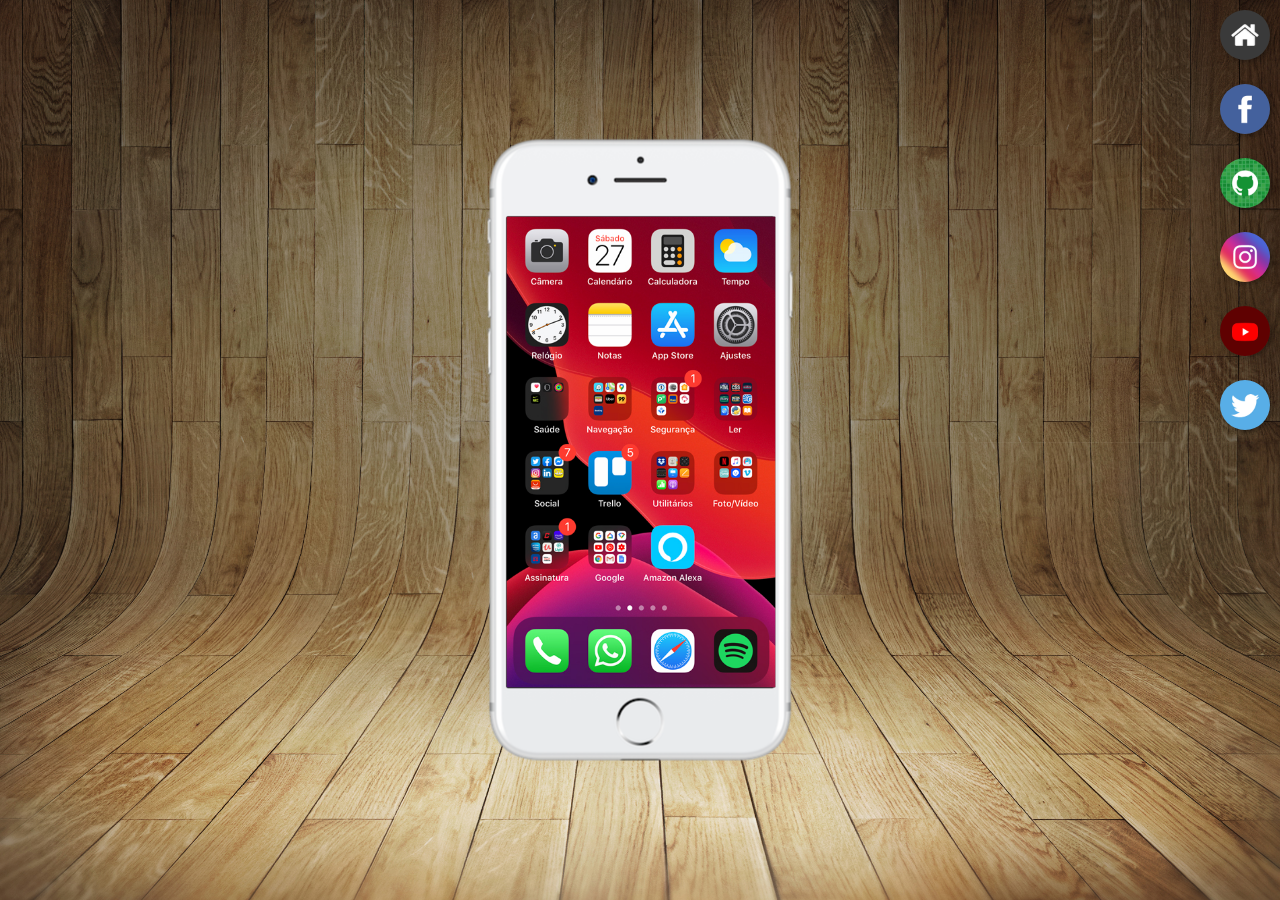
<file: index.html>
<!DOCTYPE html>
<html lang="pt-br">
<head>
    <meta charset="UTF-8">
    <meta name="viewport" content="width=device-width, initial-scale=1.0">
    <link rel="shortcut icon" href="favicon.ico" type="image/x-icon">
    <link rel="stylesheet" href="estilos/style.css">
    <title>Projetos redes socias</title>
</head>
<body>
    <main>
        <section id="telefone">
            <iframe src="home.html" name="tela" id="tela" frameborder="0"></iframe>

        </section>
        <section id="redes-sociais">
            <a href="home.html" target="tela"><img src="imagens/logo-home.jpg" alt=""></a><br>
            <a href="#" target="tela"><img src="imagens/logo-facebook.jpg" alt=""></a><br>
            <a href="github.html" target="tela"><img src="imagens/logo-github.jpg" alt=""></a><br>
            <a href="instagram.html" target="tela"><img src="imagens/logo-instagram.jpg" alt=""></a><br>
            <a href="youtube.html" target="tela"><img src="imagens/logo-youtube.jpg" alt="">
            </a><br>
            <a href="#" target="tela"><img src="imagens/logo-twitter.jpg" alt=""></a>

        </section>
    </main>
</body>
</html>
</file>
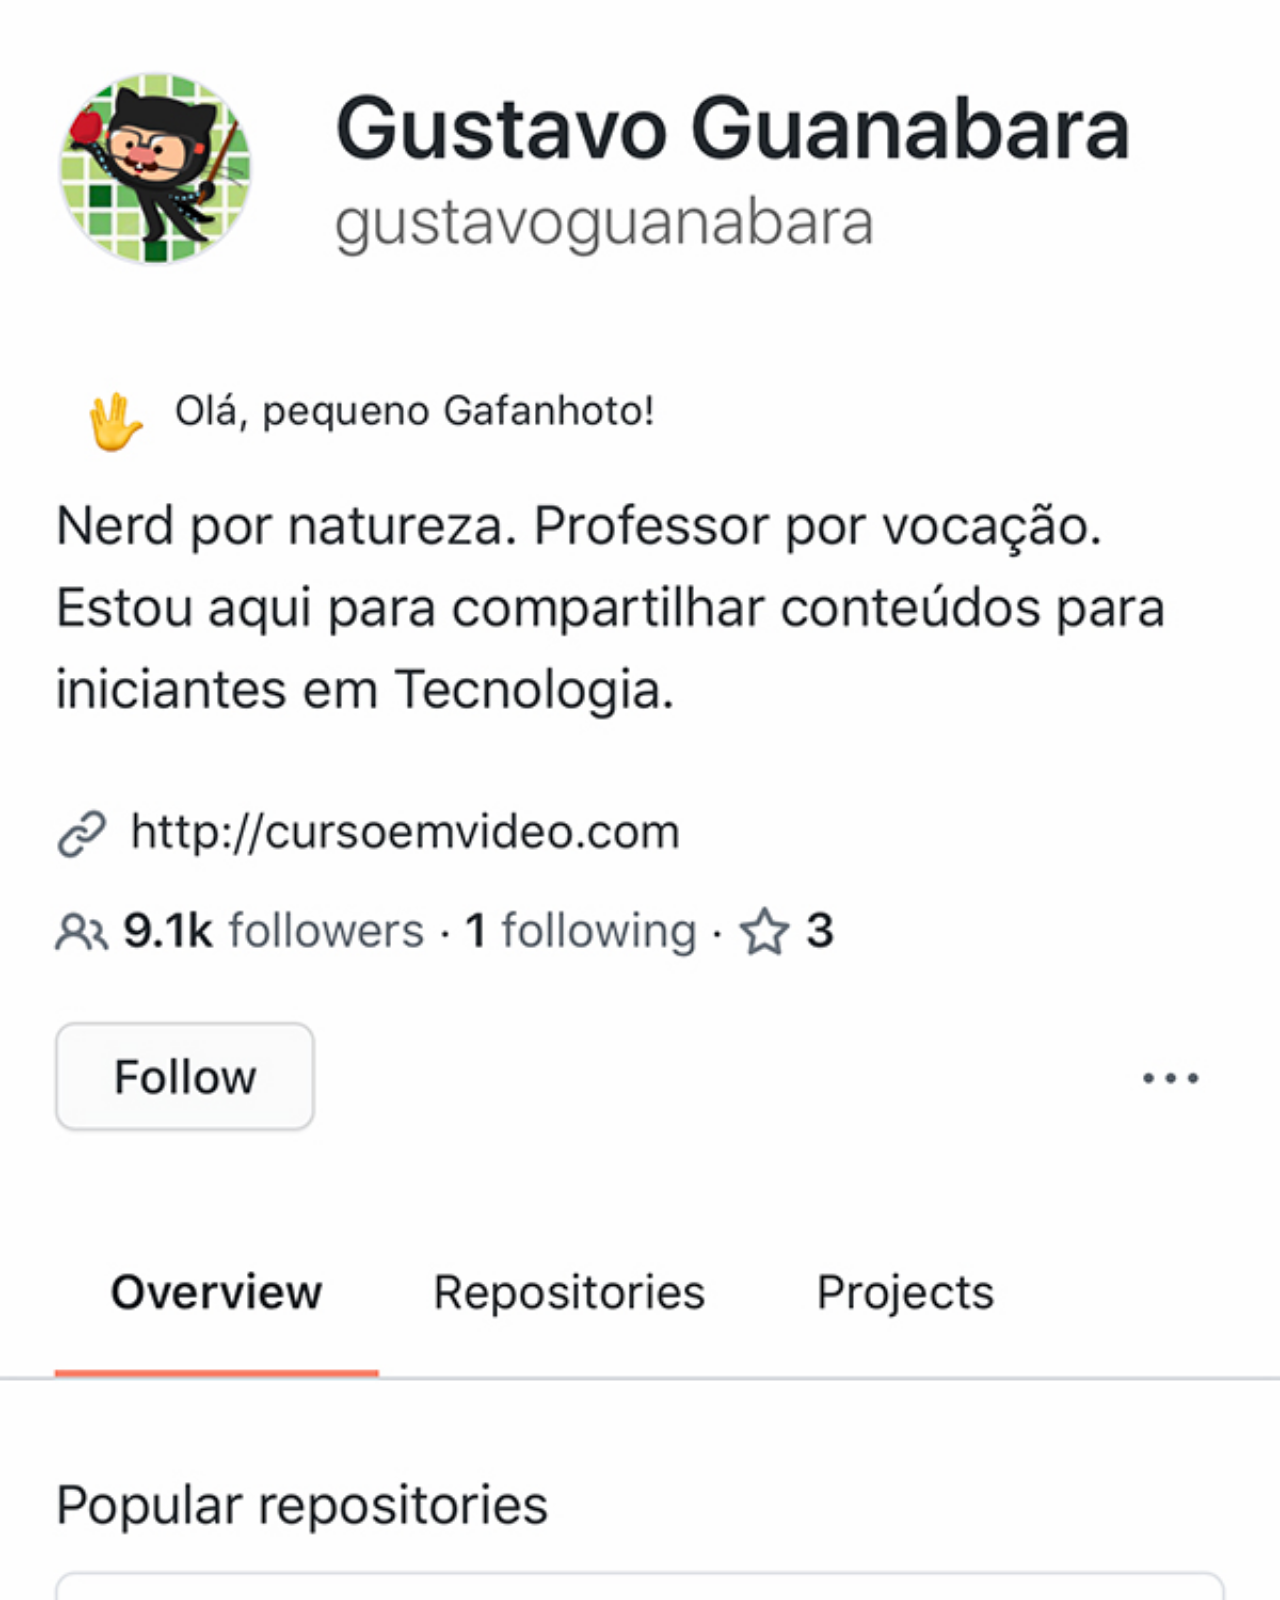
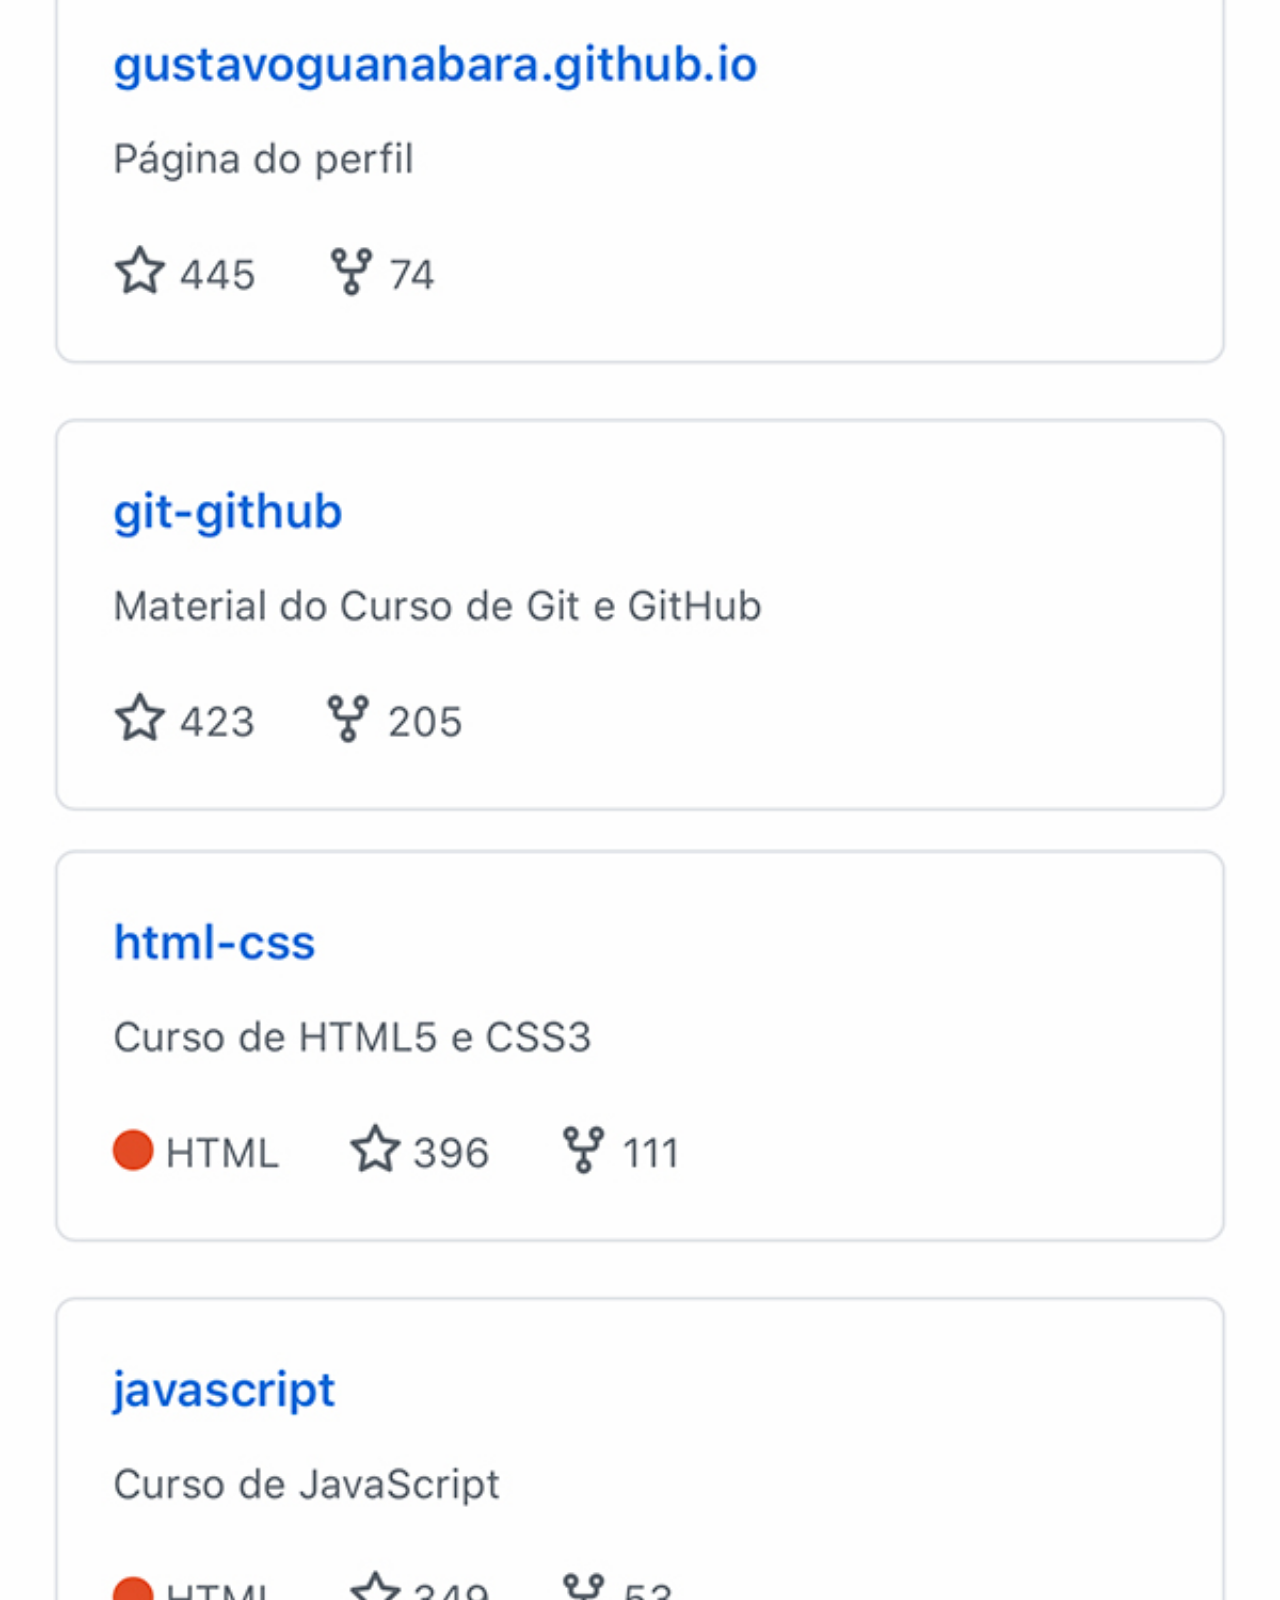
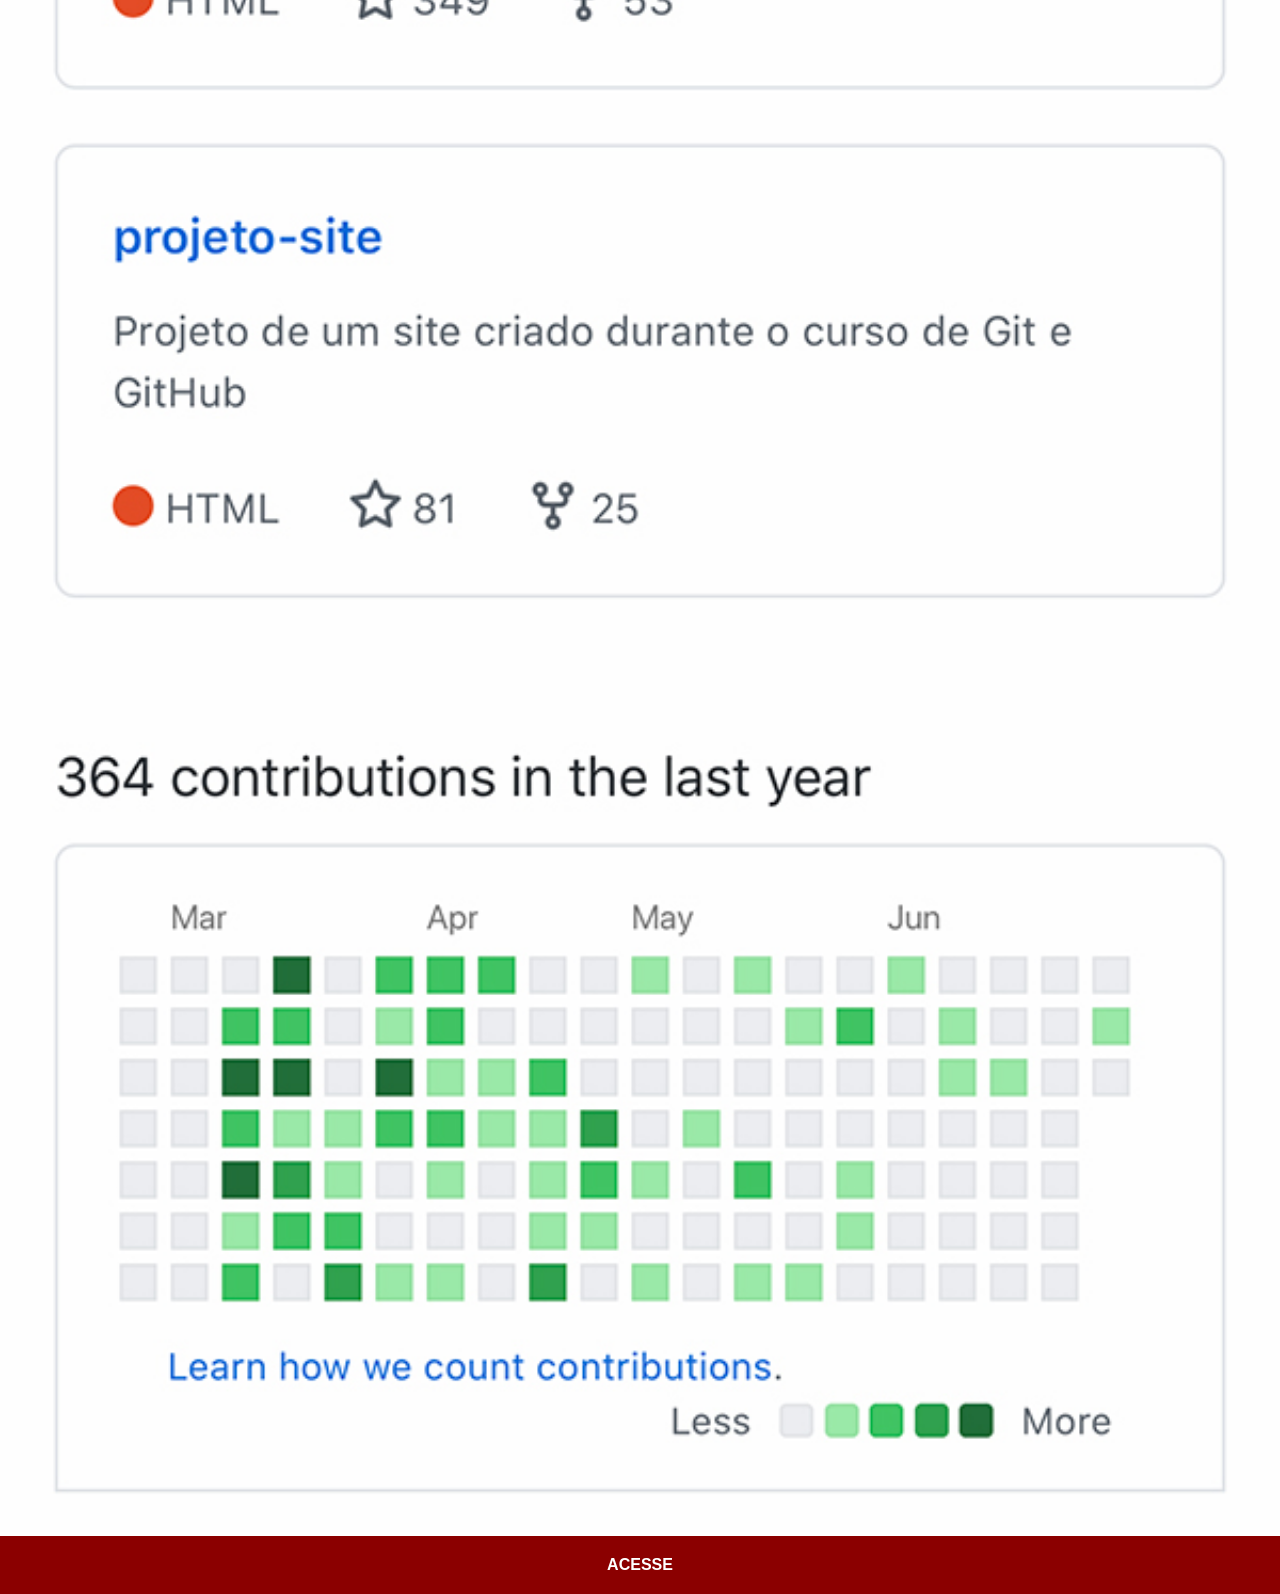
<file: github.html>
<!DOCTYPE html>
<html lang="pt-br">
<head>
    <meta charset="UTF-8">
    <meta name="viewport" content="width=device-width, initial-scale=1.0">
    <title>GitHub</title>
    <link rel="stylesheet" href="estilos/social.css">
</head>
<body>
    <img src="imagens/tela-github.jpg" alt="GitHub">
    <a href="https://gustavoguanabara.github.io/" target="_blank">ACESSE</a>
</body>
</html>
</file>
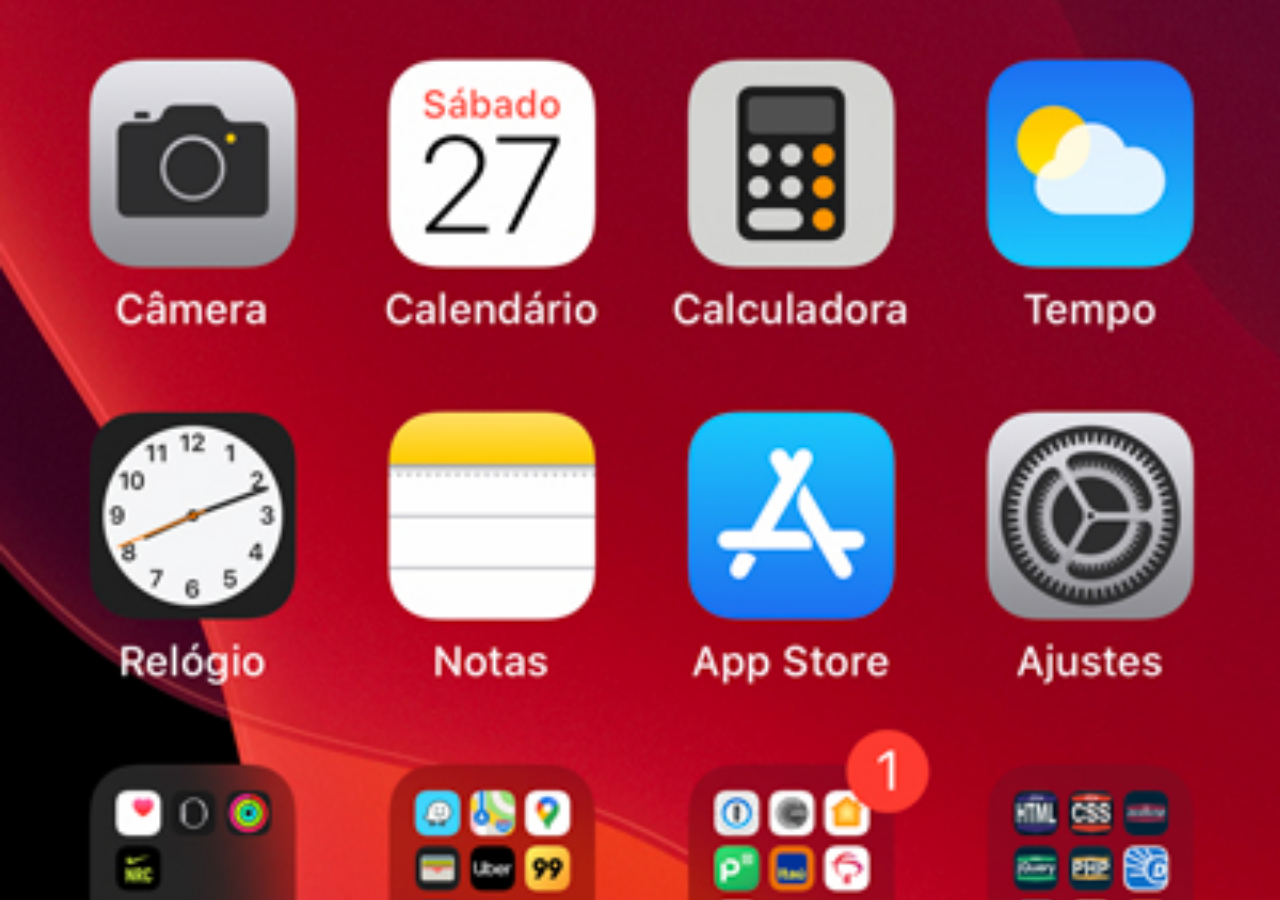
<file: home.html>
<!DOCTYPE html>
<html lang="pt-br">
<head>
    <meta charset="UTF-8">
    <meta name="viewport" content="width=device-width, initial-scale=1.0">
    <title>Home</title>
    <style>
        * {
            margin: 0px;
            padding: 0px;

        }
        body {
            width: 100vw;
            height: 100vh;
            background: black url(imagens/tela-home.jpg)no-repeat top center;
            background-size: cover;
        }
    </style>
</head>
<body>
    
</body>
</html>
</file>
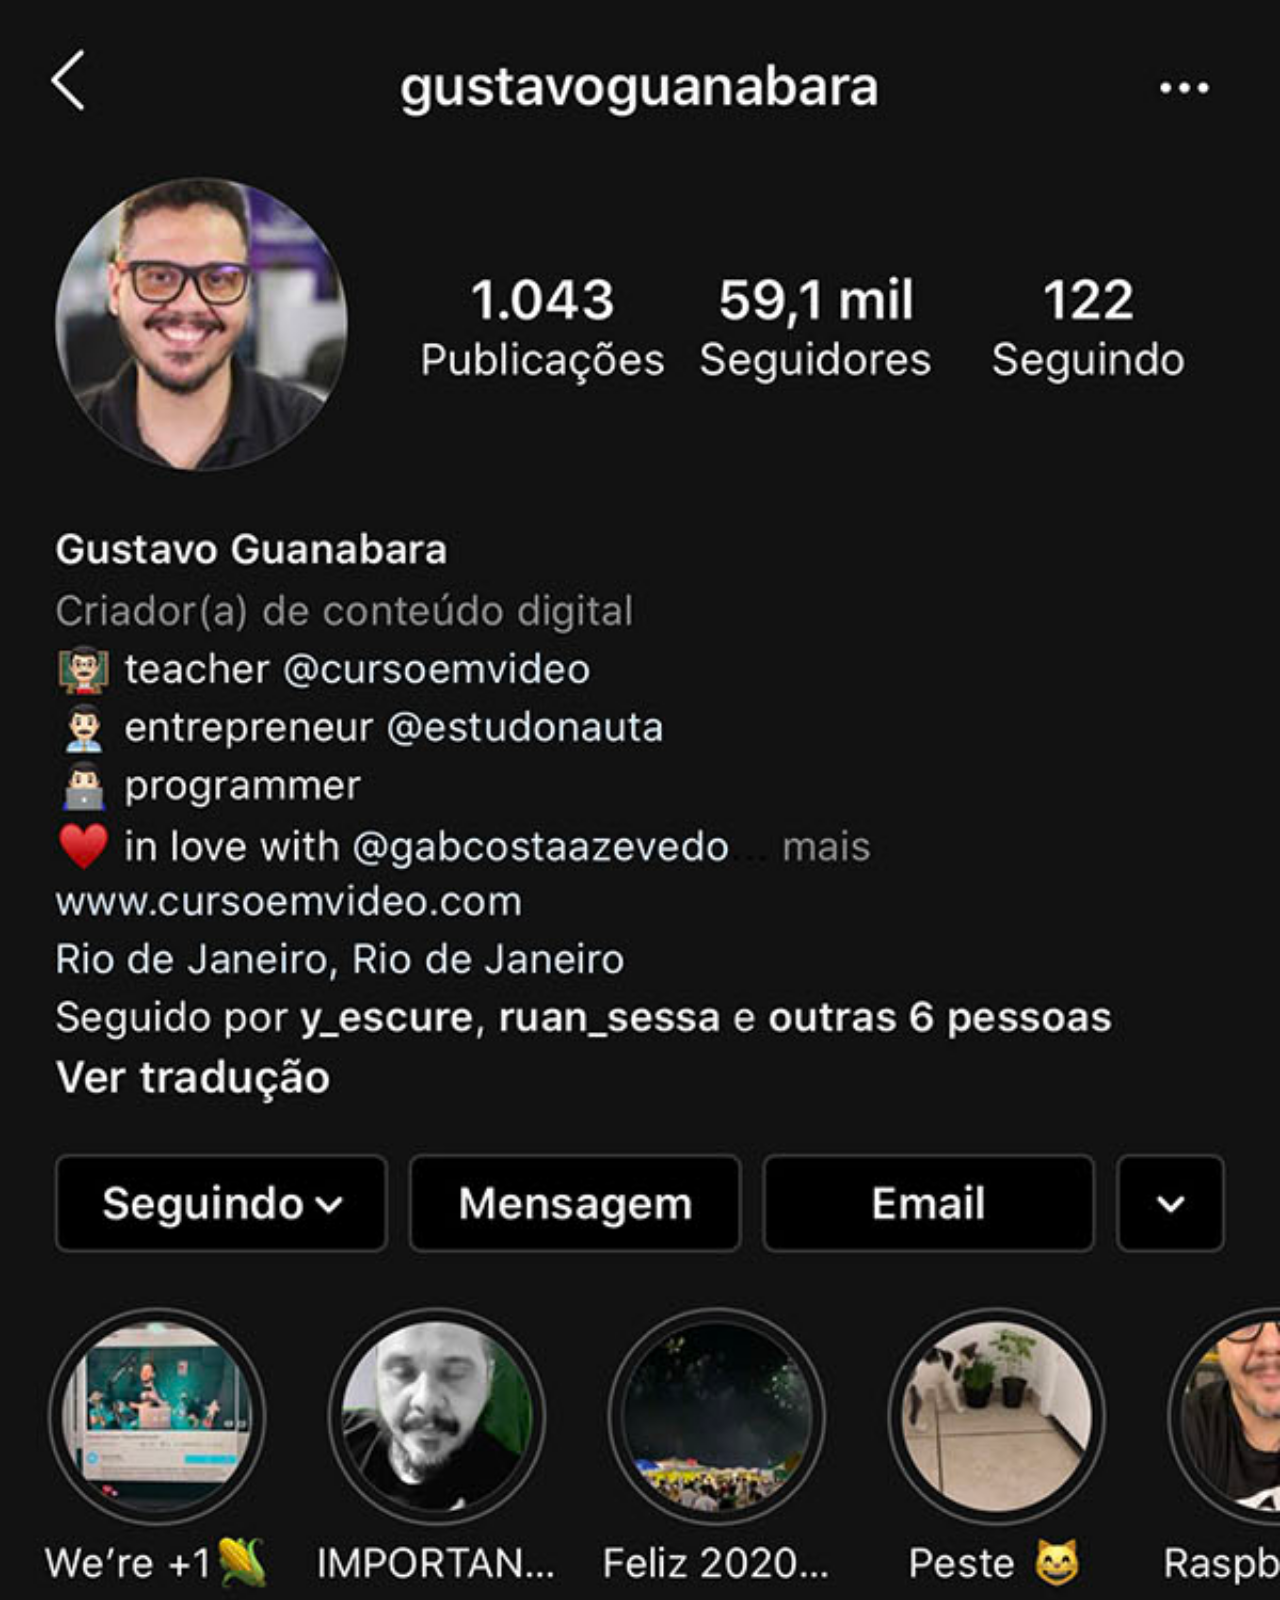
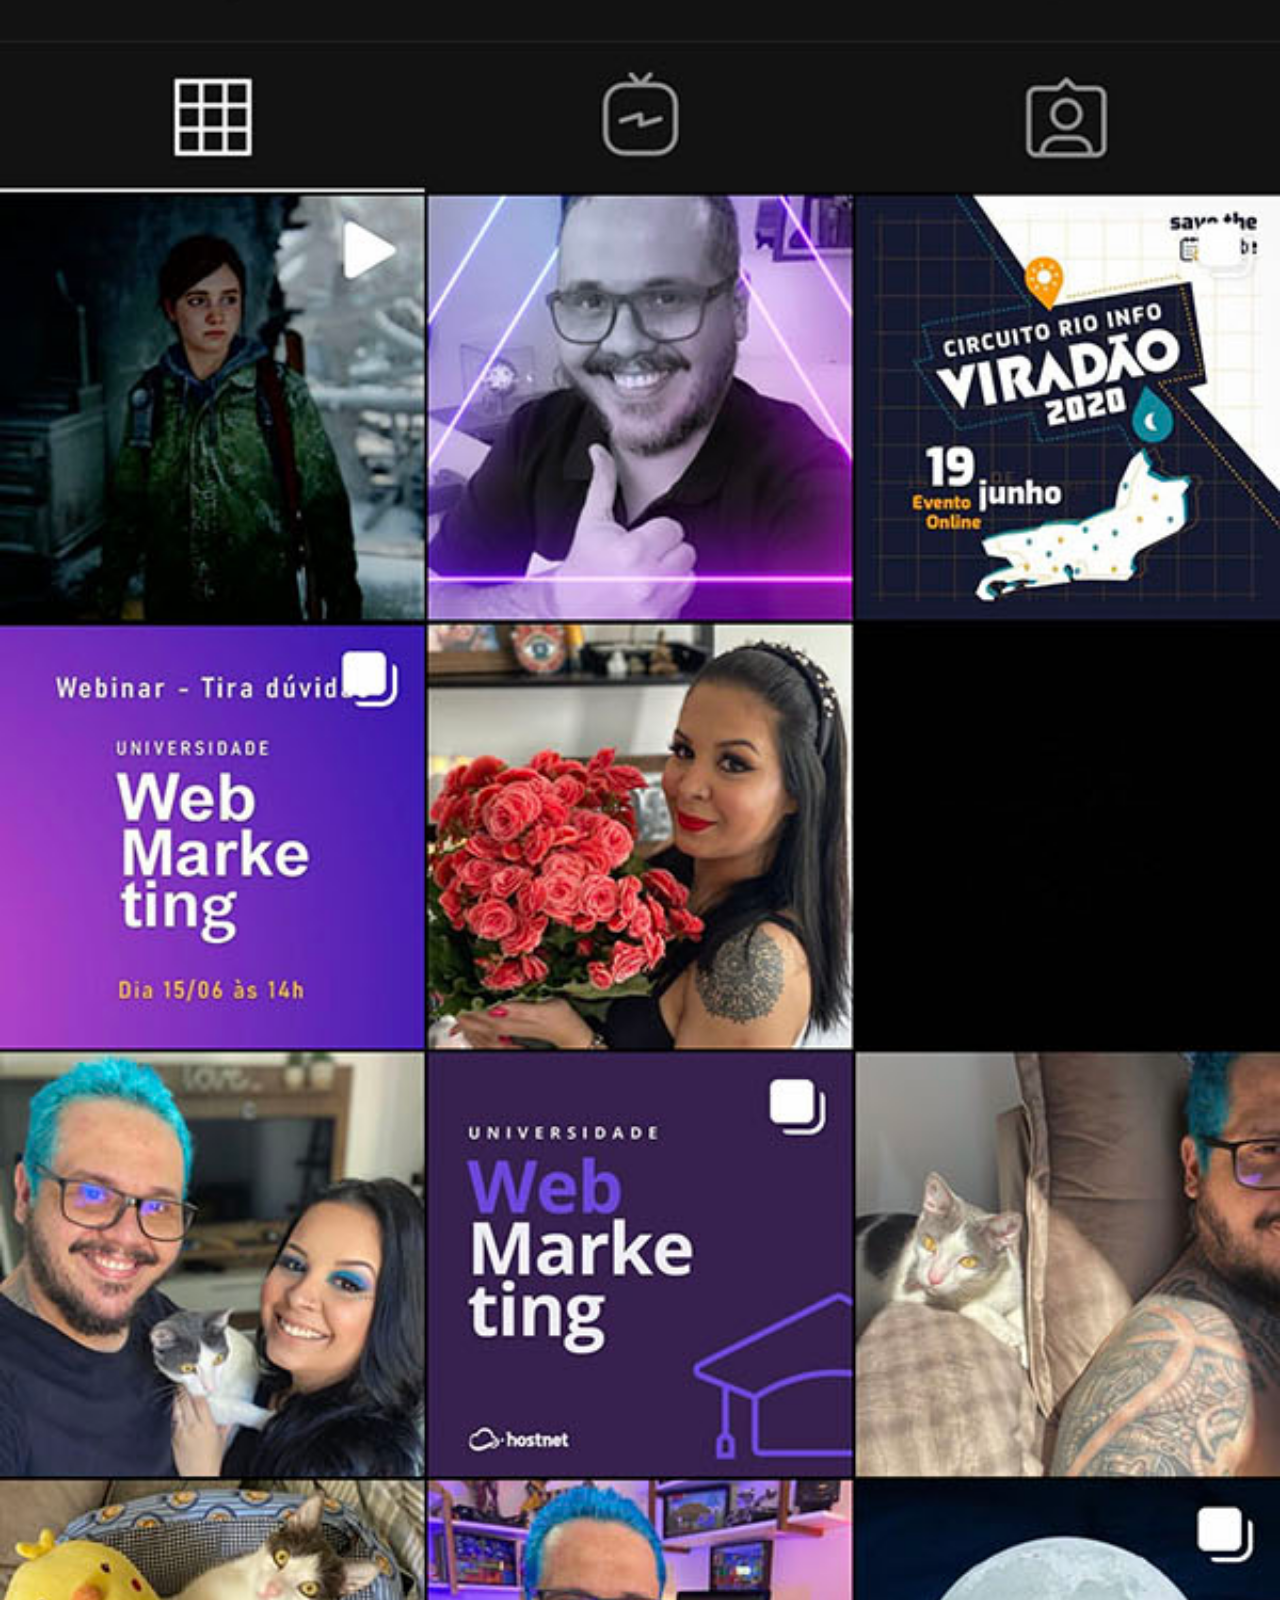
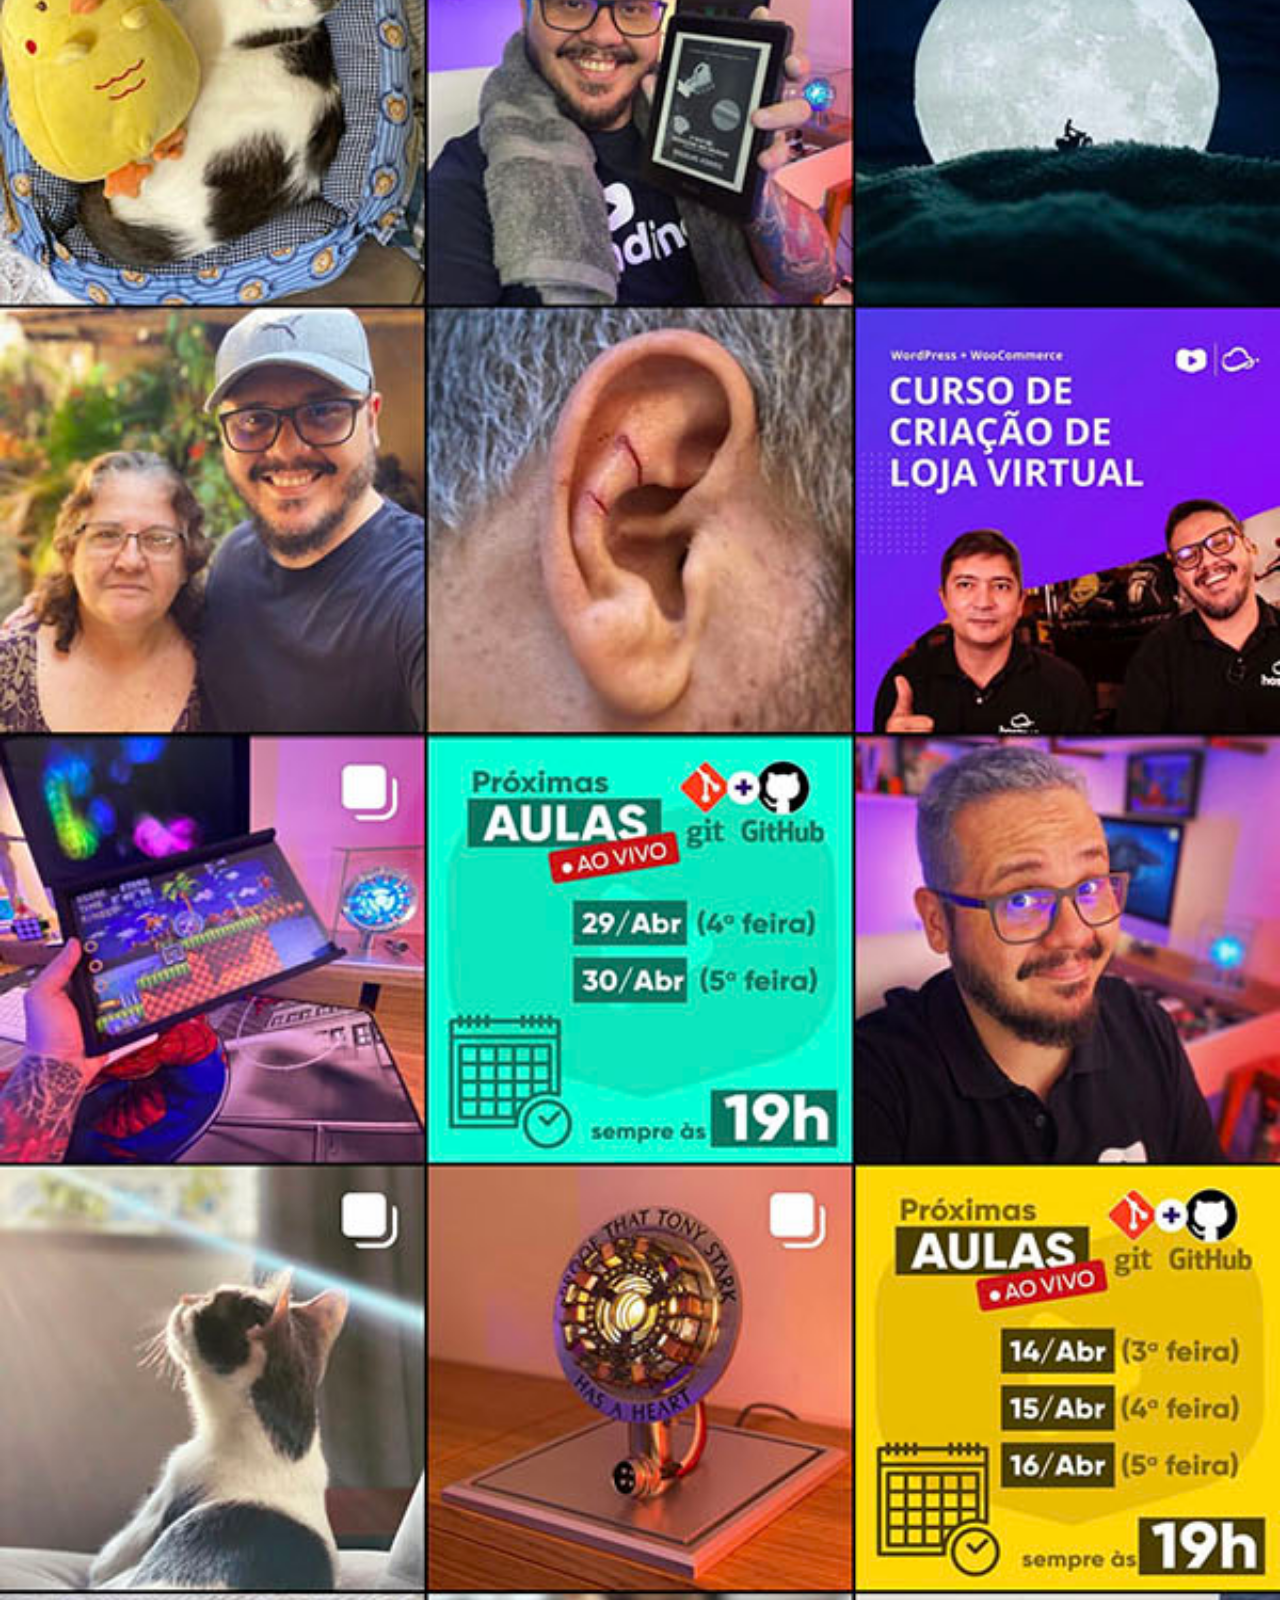
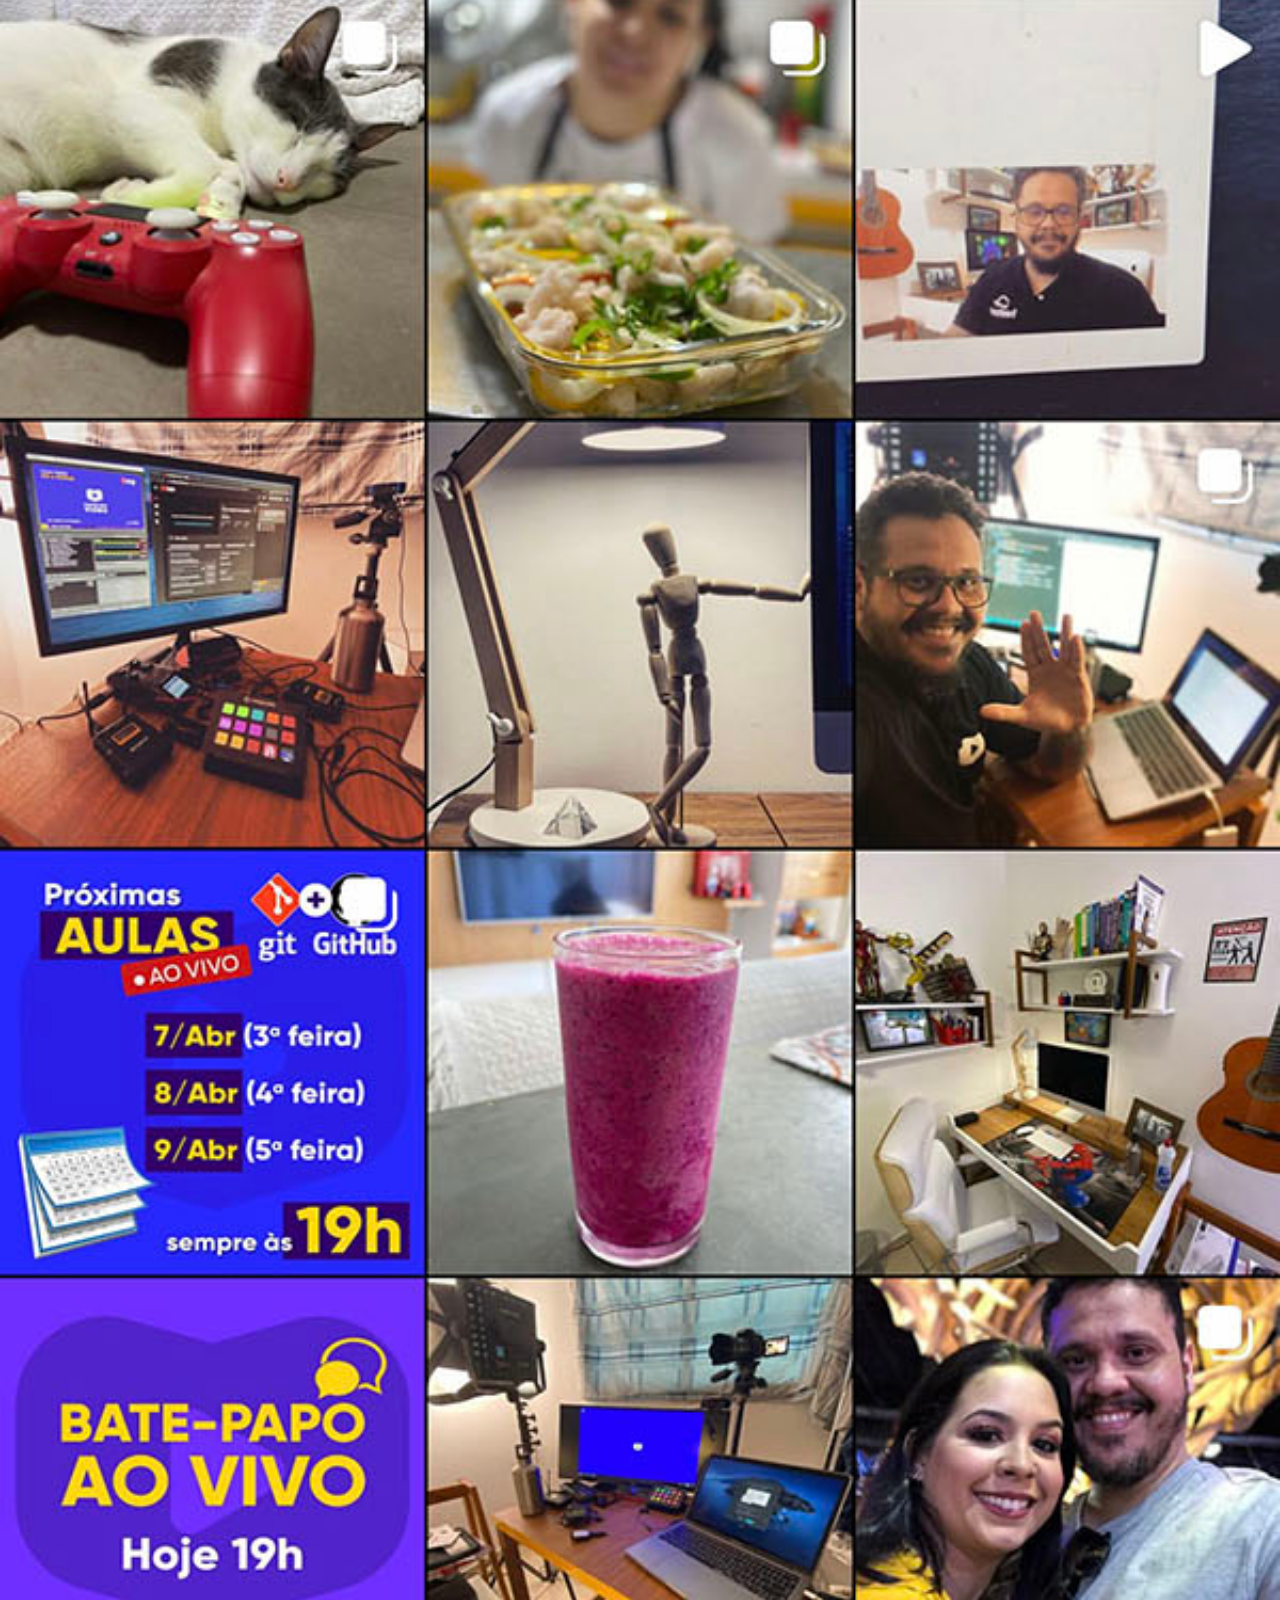
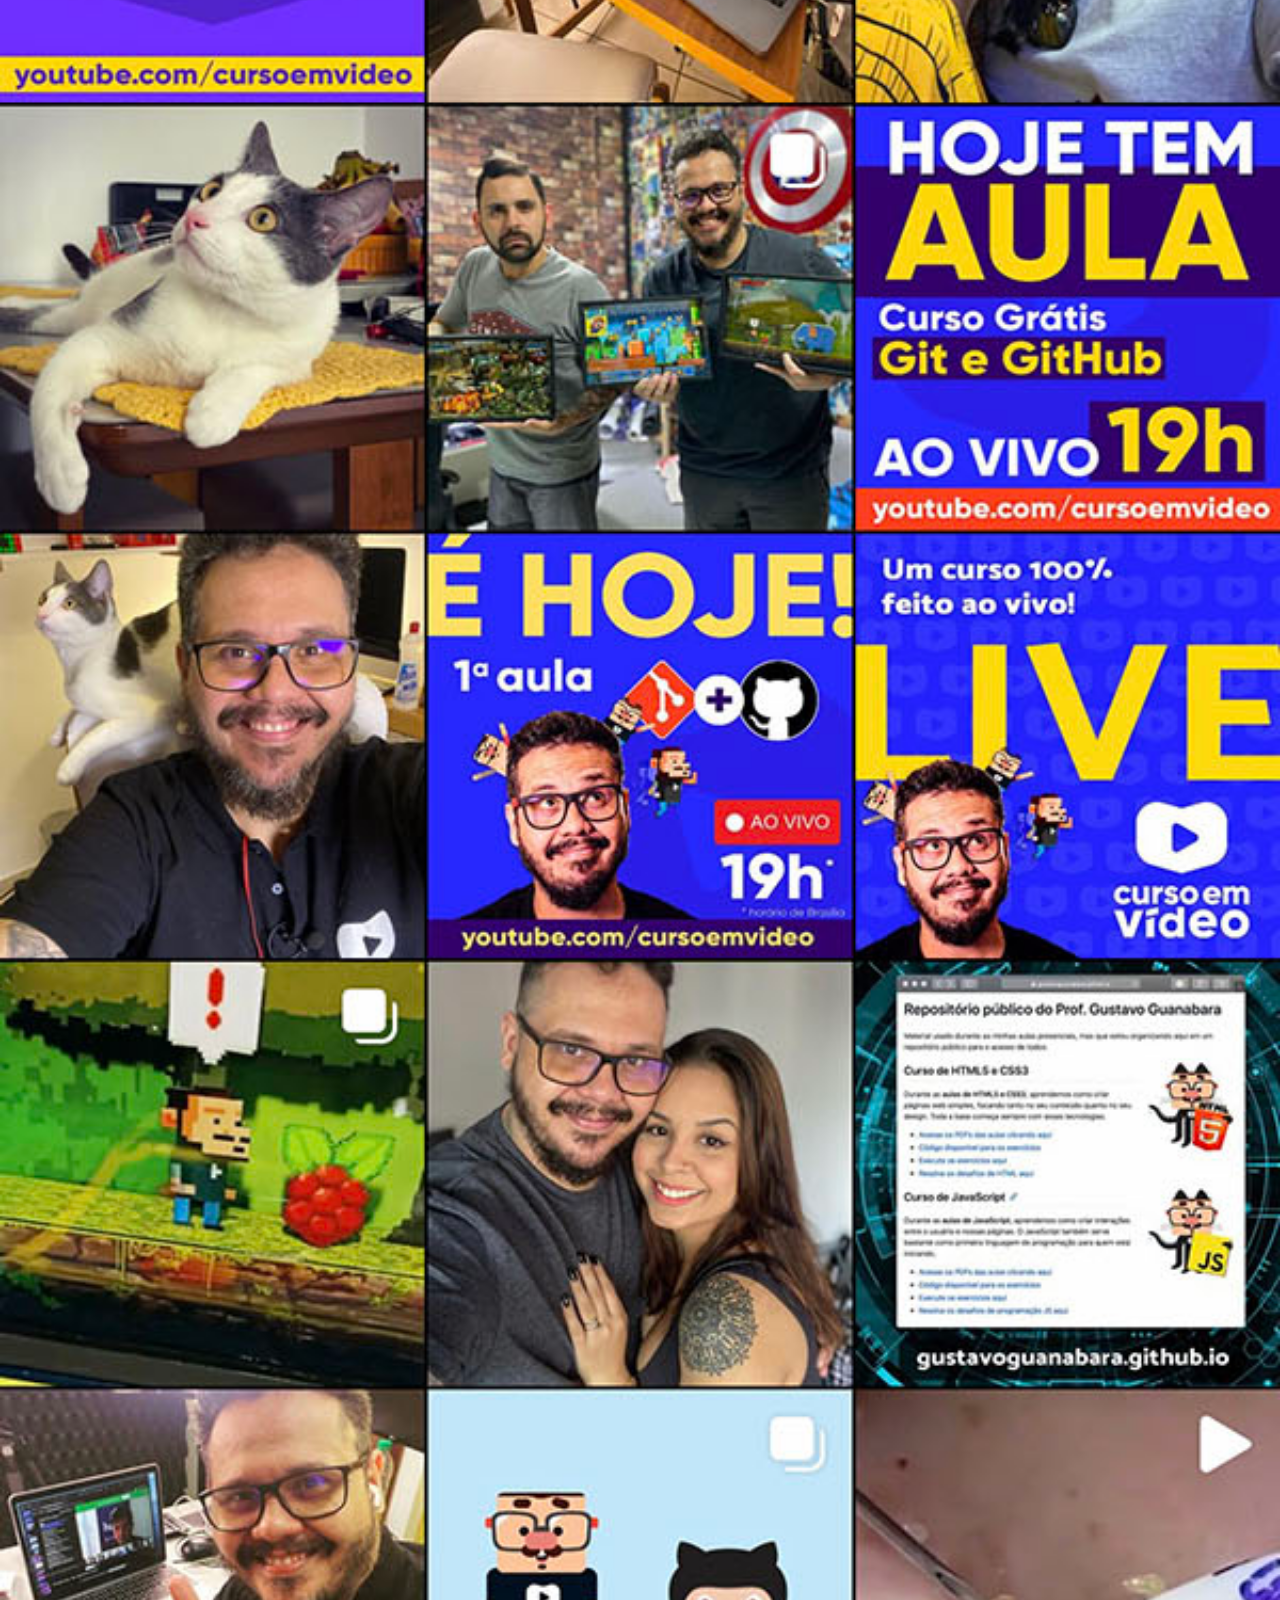
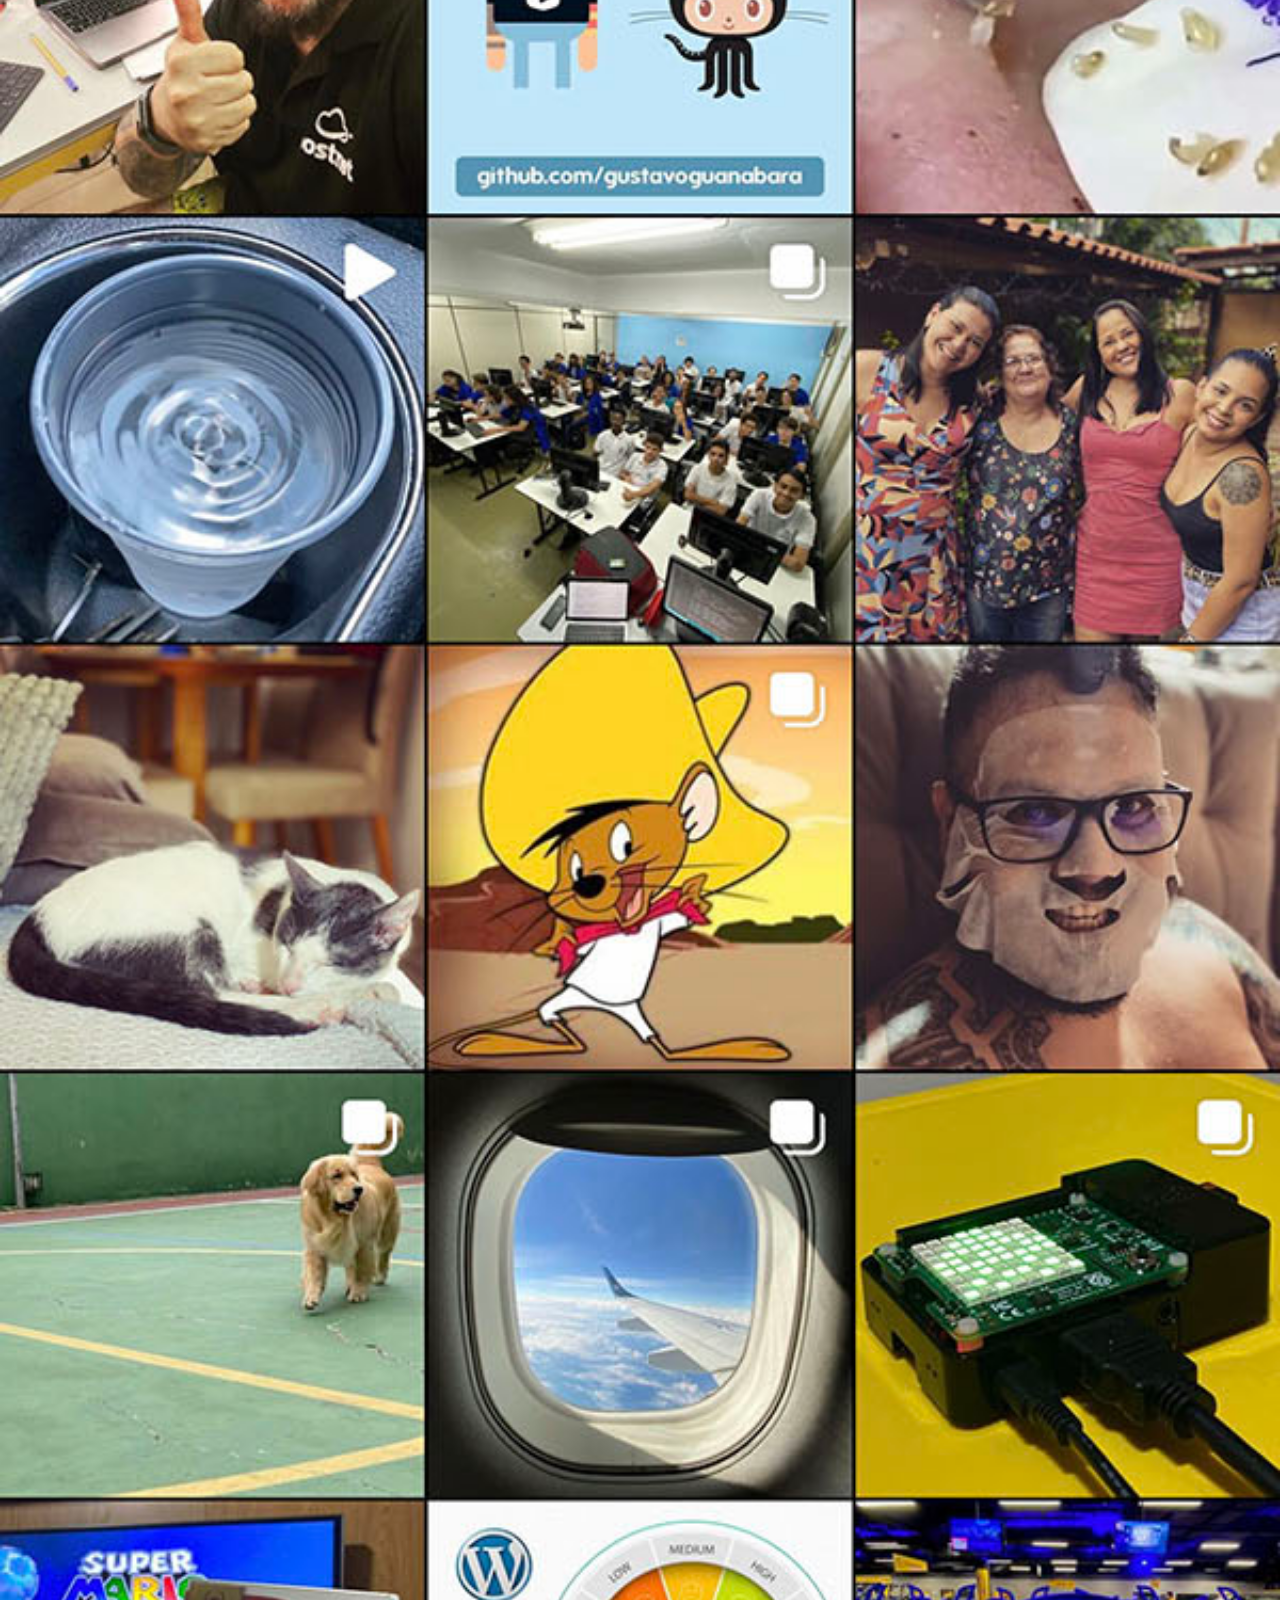
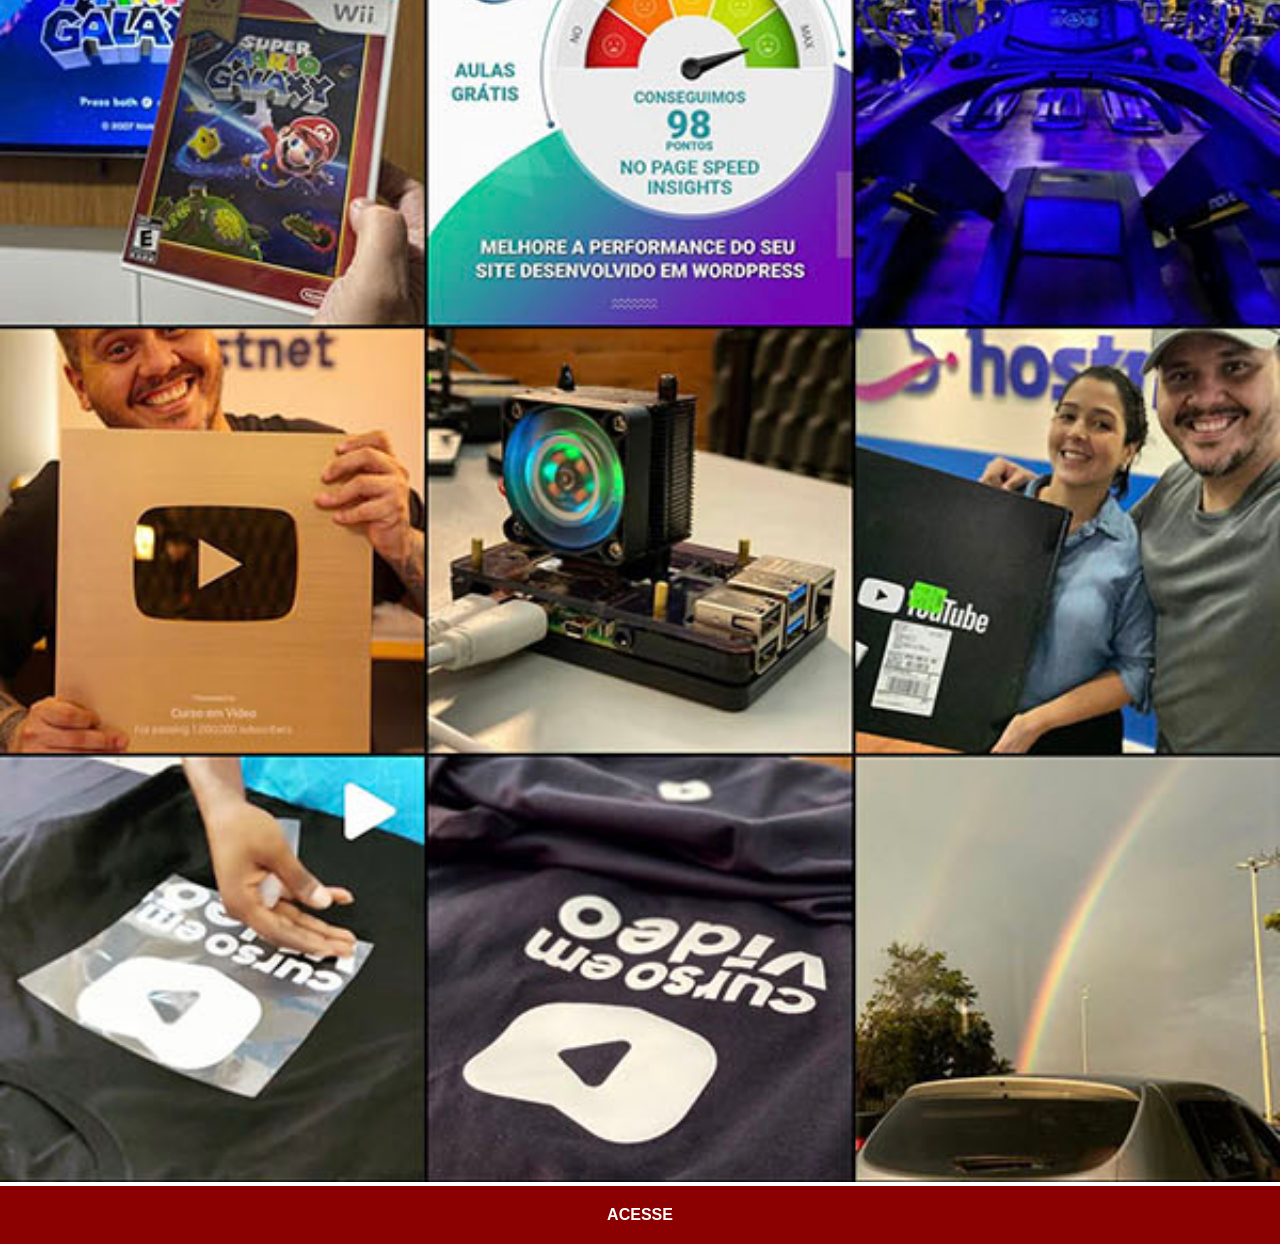
<file: instagram.html>
<!DOCTYPE html>
<html lang="pt-br">
<head>
    <meta charset="UTF-8">
    <meta name="viewport" content="width=device-width, initial-scale=1.0">
    <title>Instagram</title>
    <link rel="stylesheet" href="estilos/social.css">
</head>
<body>
    <img src="imagens/tela-instagram.jpg" alt="">
    <a href="instagram.com/gustavoguanabara/">ACESSE</a>
</body>
</html>
</file>
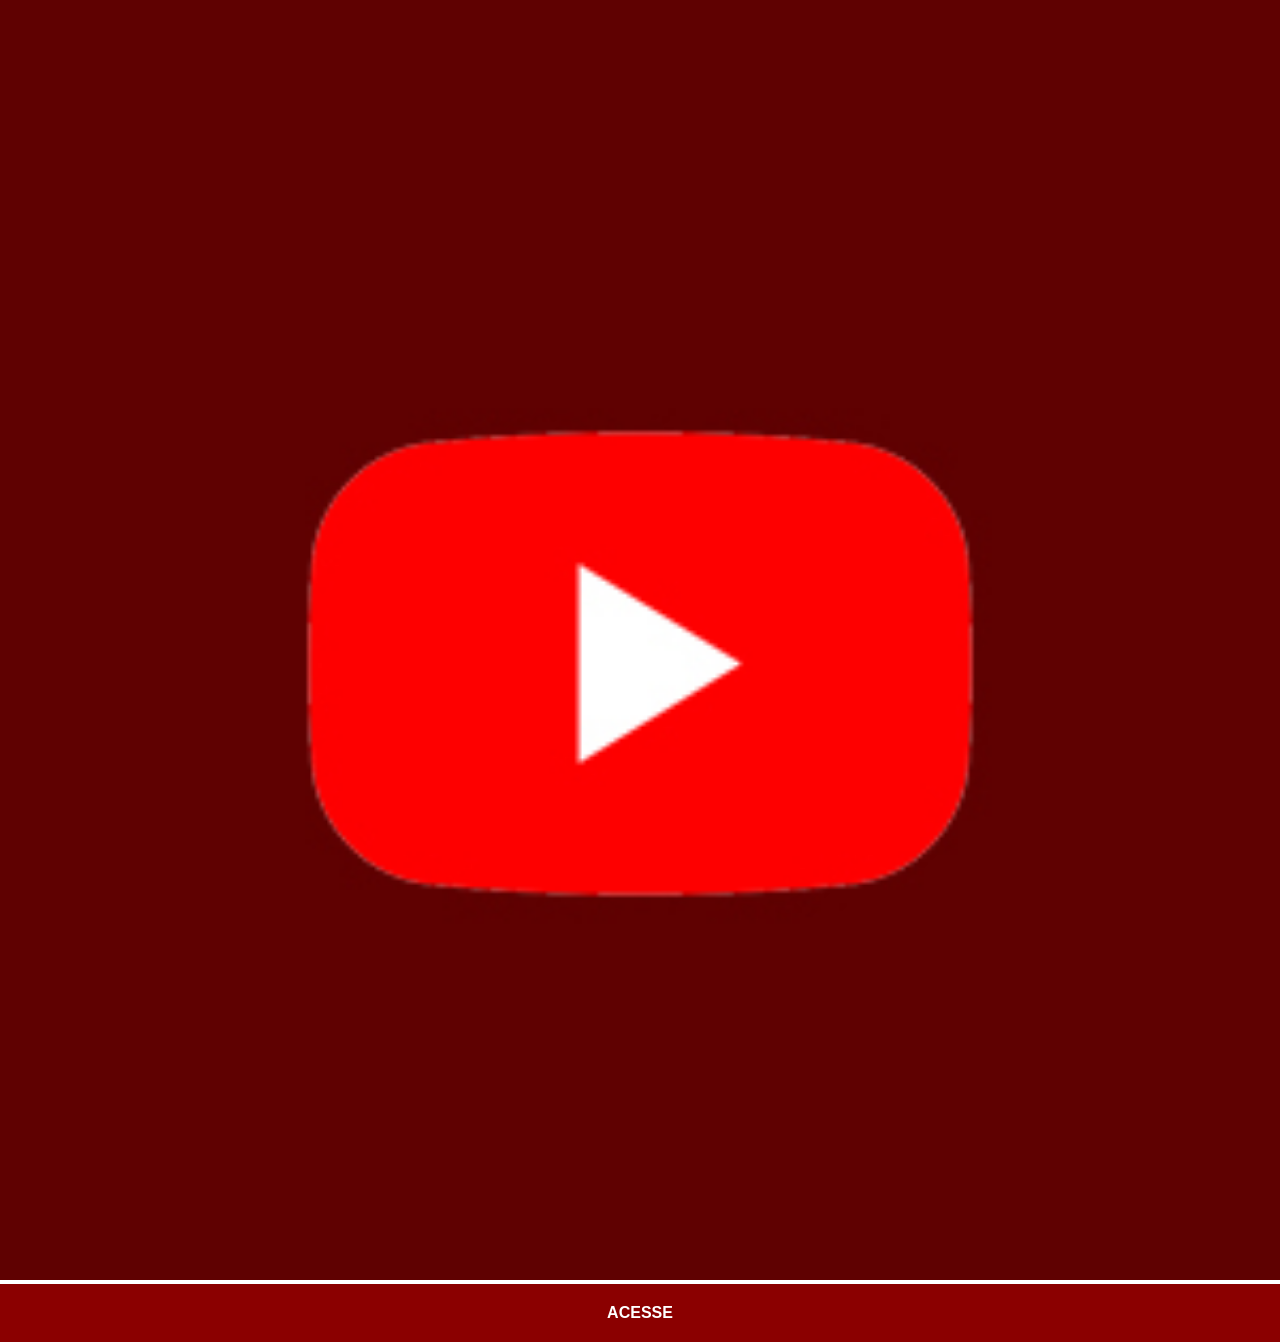
<file: youtube.html>
<!DOCTYPE html>
<html lang="pt-br">
<head>
    <meta charset="UTF-8">
    <meta name="viewport" content="width=device-width, initial-scale=1.0">
    <title>YouTube</title>
    <link rel="stylesheet" href="estilos/social.css">
</head>
<body>
    <img src="imagens/logo-youtube.jpg" alt="YouTube">
    <a href="https://www.youtube.com/@cursoemvideo/playlists" target="_blank">ACESSE</a>
</body>
</html>
</file>
<file: estilos/style.css>
@charset "UTF-8";

* {
    margin: 0;
    padding: 0;
    font-family: Arial, Helvetica, sans-serif;
}

html, body {
    height: 100vh;
    width: 100vw;
    background-color: black;
}

body {
    background: url('../imagens/fundo-madeira.jpg')no-repeat top center;
    background-size: cover;
    background-attachment: fixed;
}

main {
    height: 100vh;
    position: relative;
   
}

section#telefone {
    position: absolute;
    top: 50%;
    left: 50%;
    transform: translate(-50%, -50%);
    height: 627px;
    width: 311px;
    background-color: blue;
    background: url('../imagens/frame-iphone.png') no-repeat;
}

iframe#tela {
    position: relative;
    top: 80px;
    left: 22px;
    width: 269px;
    height: 471px;
}

section#redes-sociais {
    text-align: right;
}

section#redes-sociais img {
    width: 50px;
    margin: 10px;
    border-radius: 50px;
    box-shadow: 2px 2px 5px rgba(0, 0, 0, 0.308);
    box-sizing: border-box;
}

section#redes-sociais img:hover {
    border: 2px solid white;
    transform: translate(-2px, -2px);
    transition: transform 0.4s;
}
</file>
<file: estilos/social.css>
@charset "UTF-8";

        * {
            margin: 0px;
            padding: 0px;
            font-family: Arial, Helvetica, sans-serif;
        }
        img {
            width: 100vw;
        }

        ::-webkit-scrollbar{
            width: 0px;
            height: 0px;
        }
        a {
            display: block;
            color: white;
            background-color: darkred;
            padding: 20px;
            text-align: center;
            font-weight: bolder;
            text-decoration: none;

        }
        a:hover {
            background-color: red;
        }
</file>
